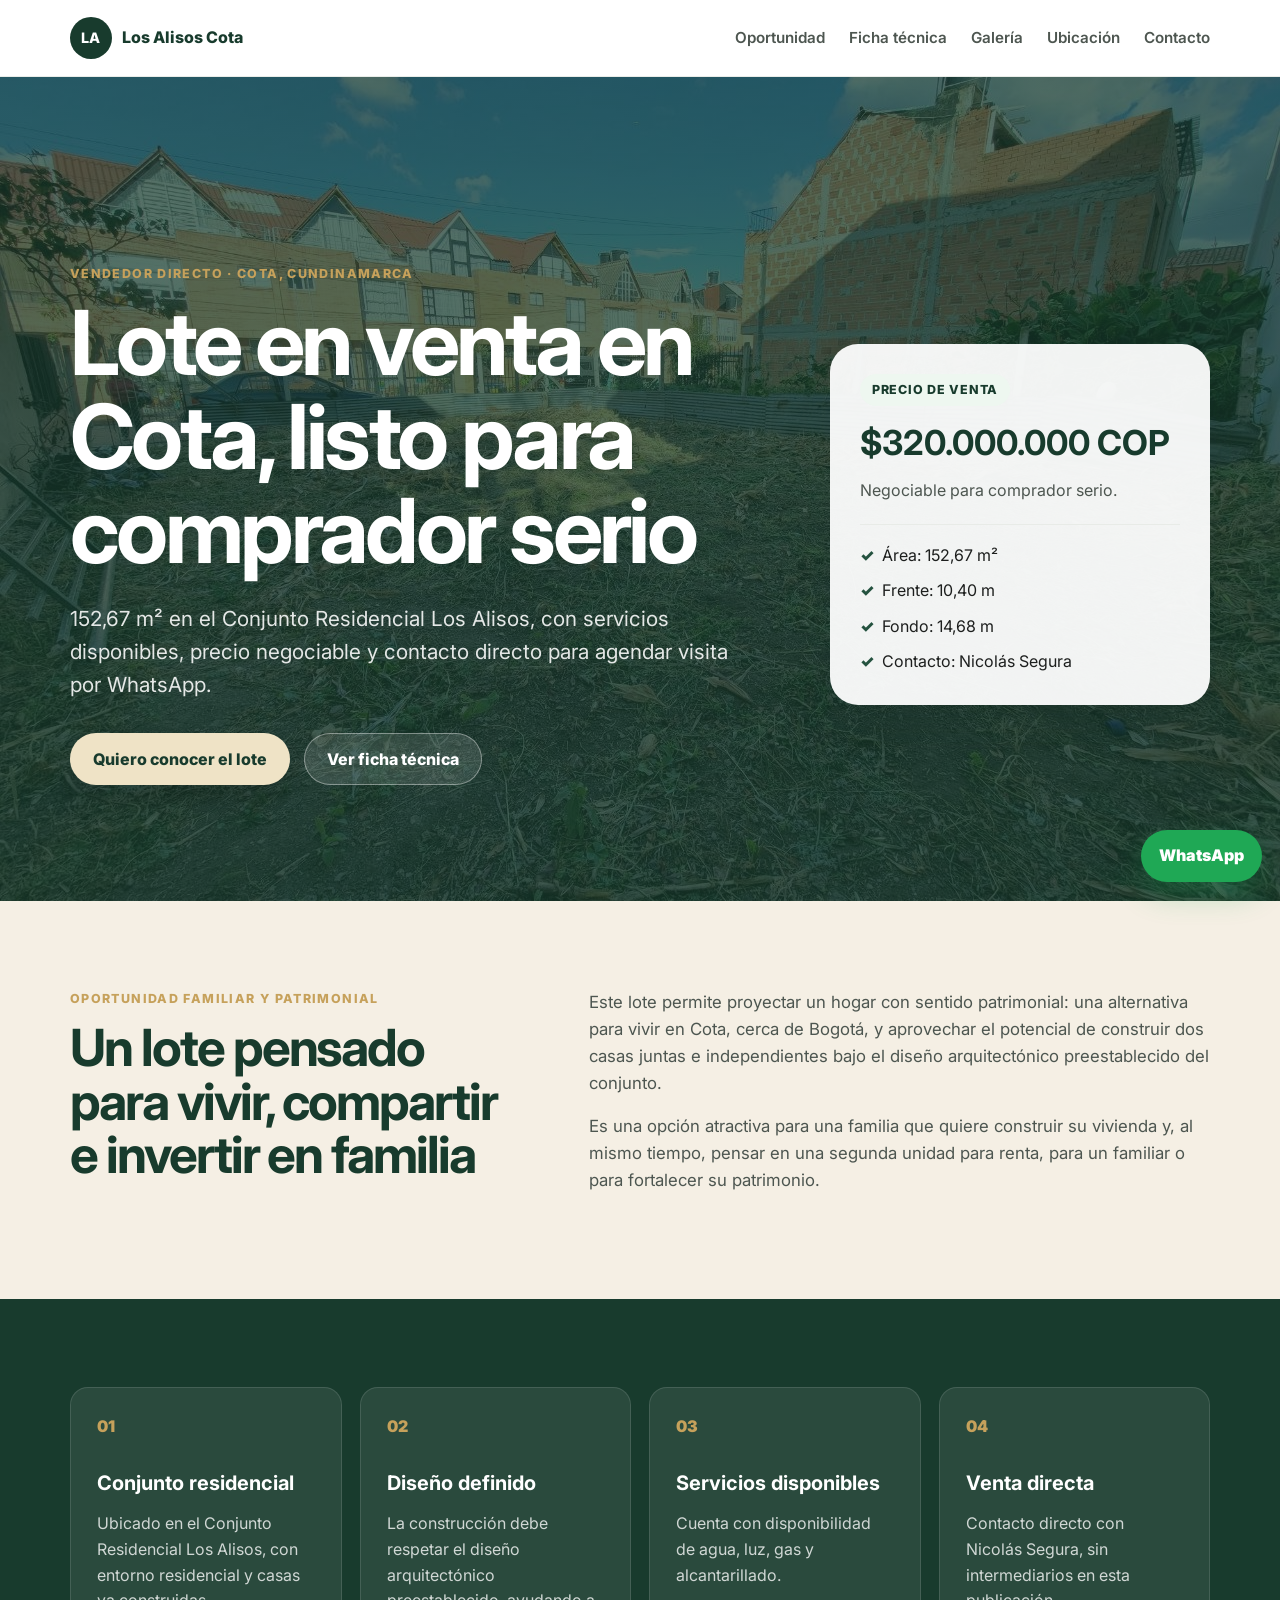
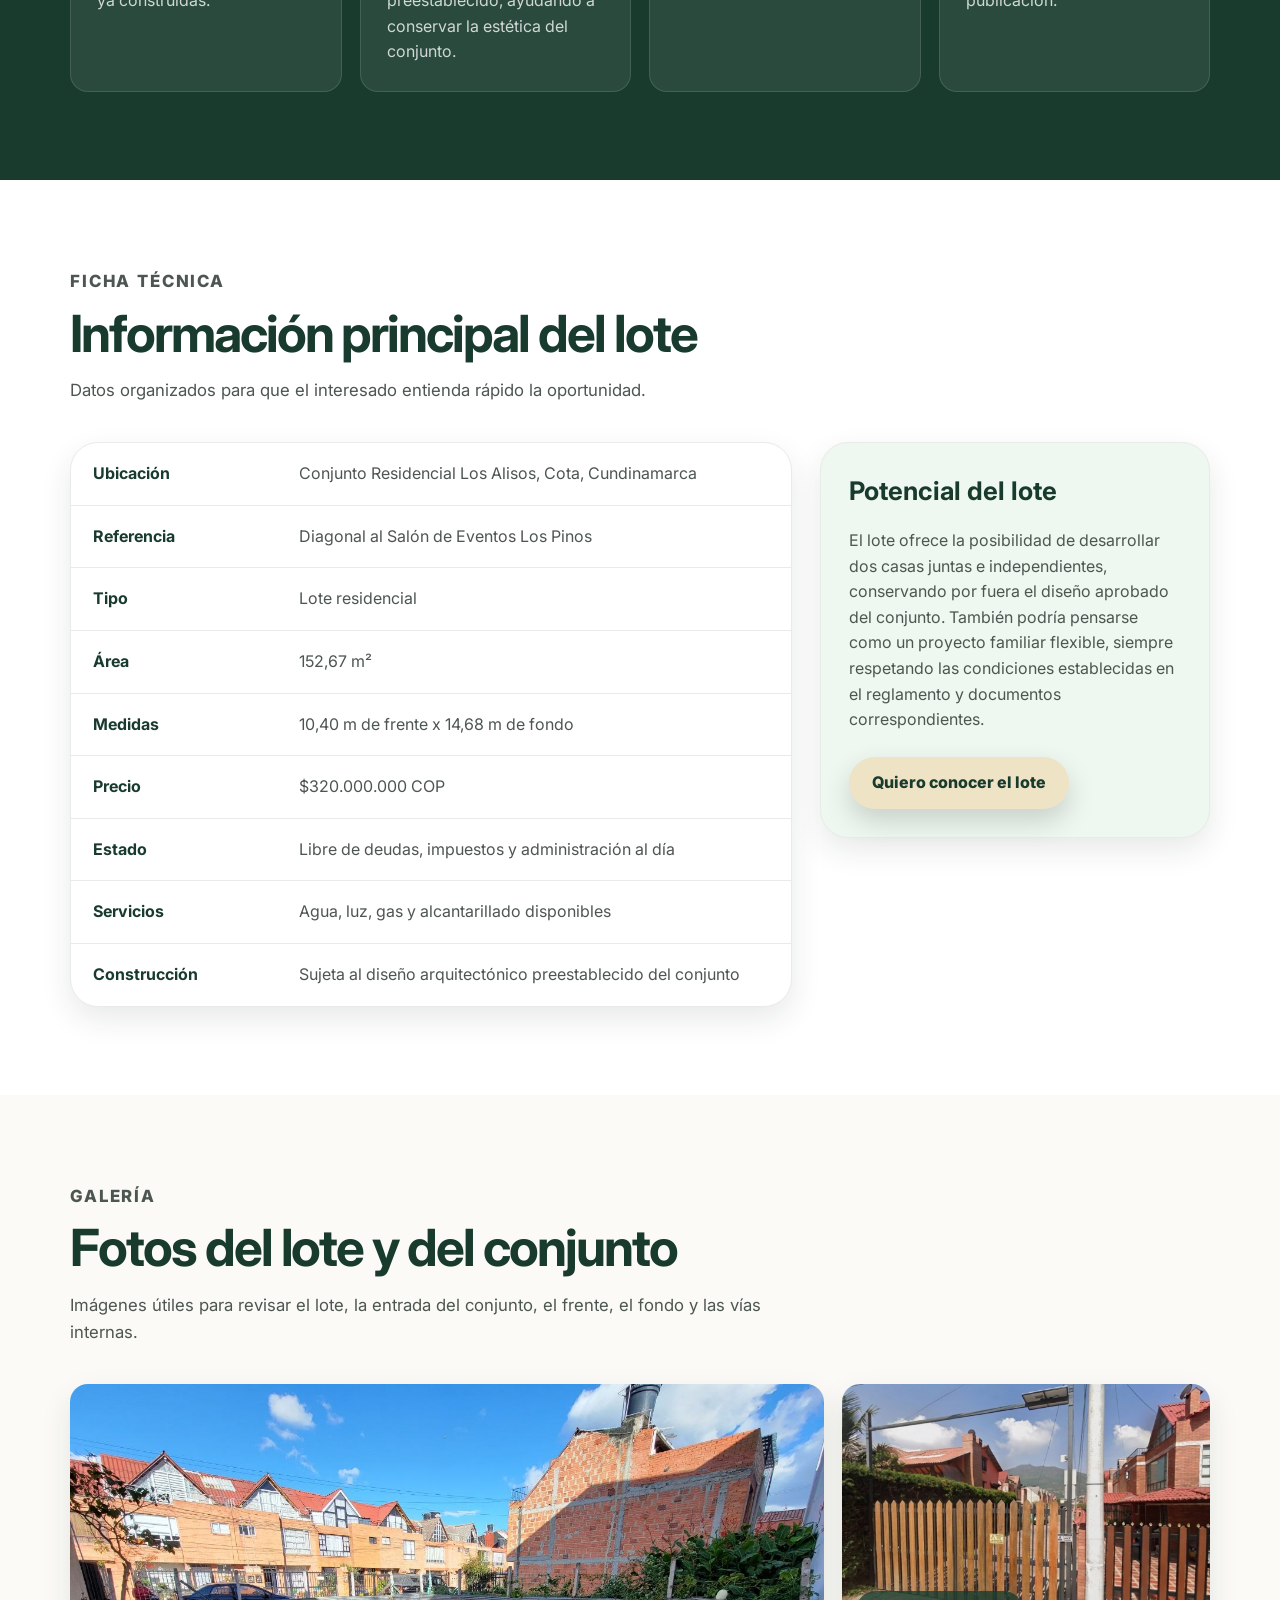
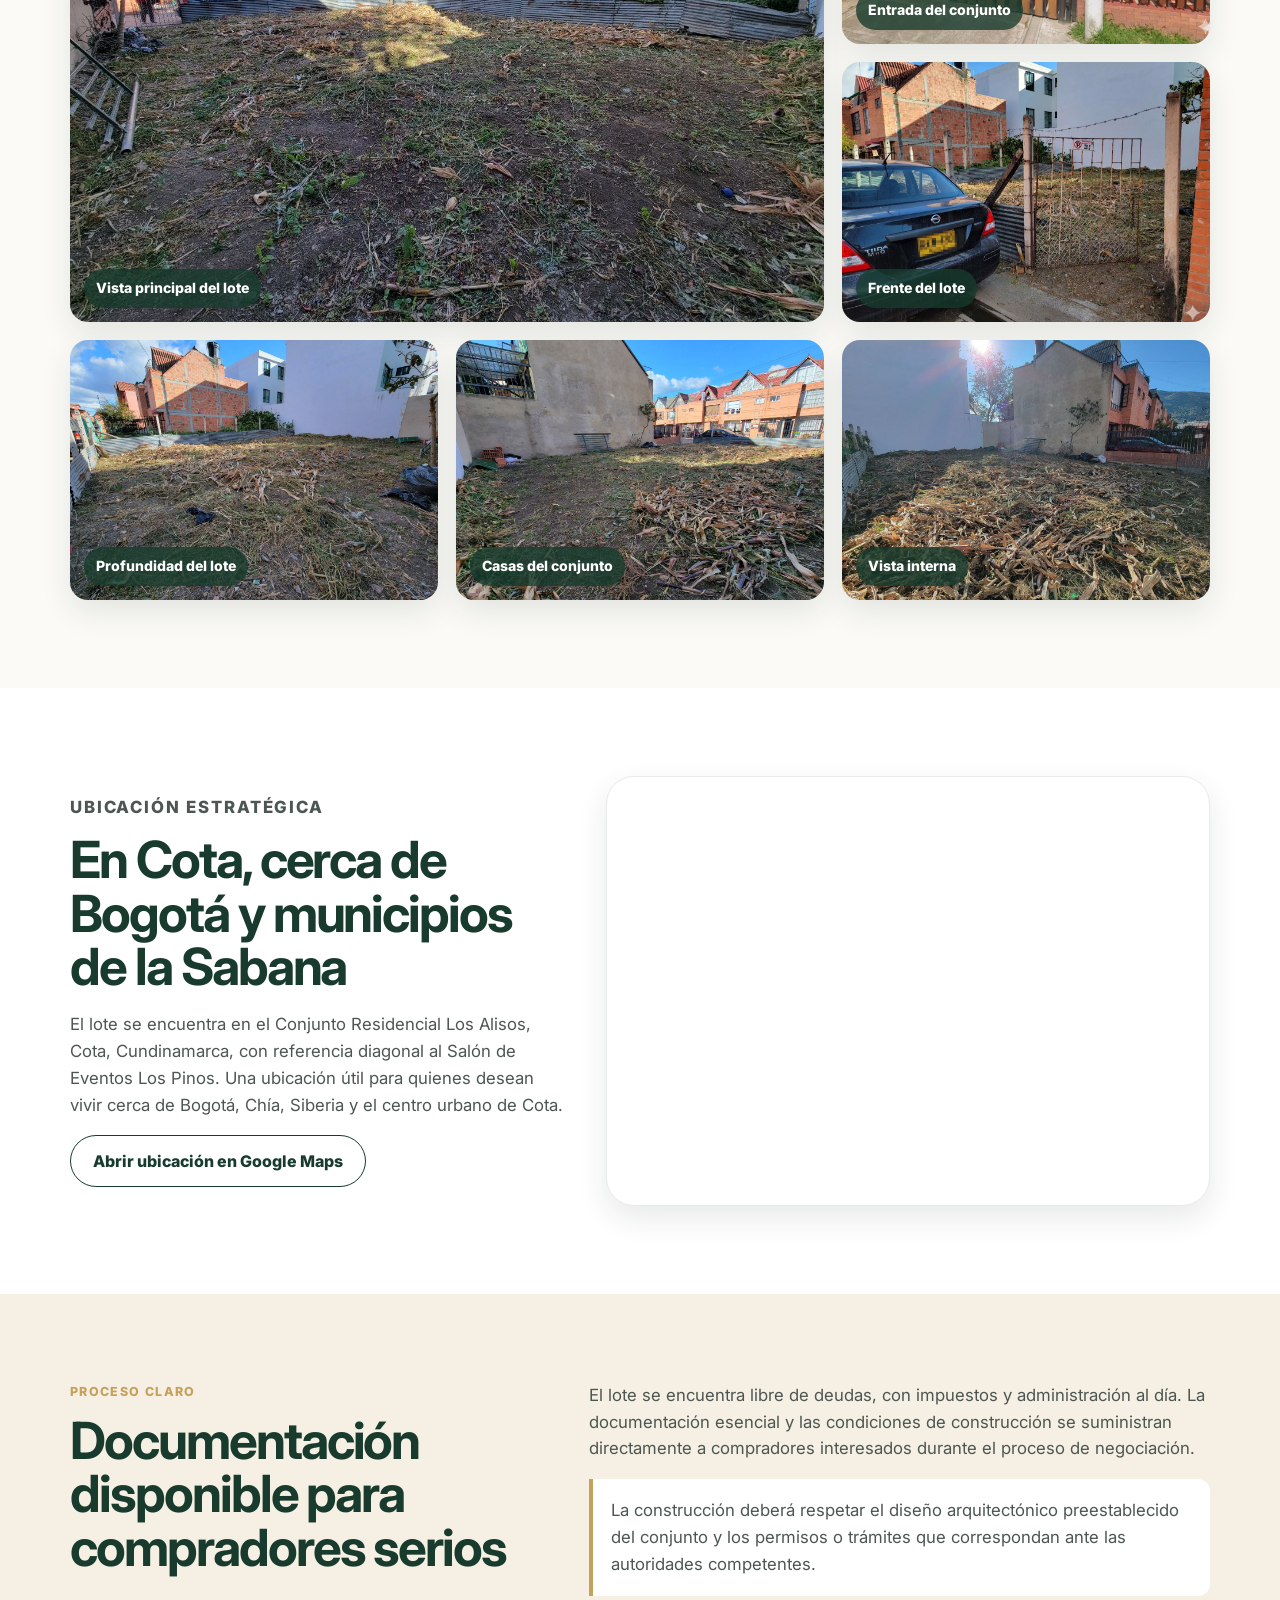
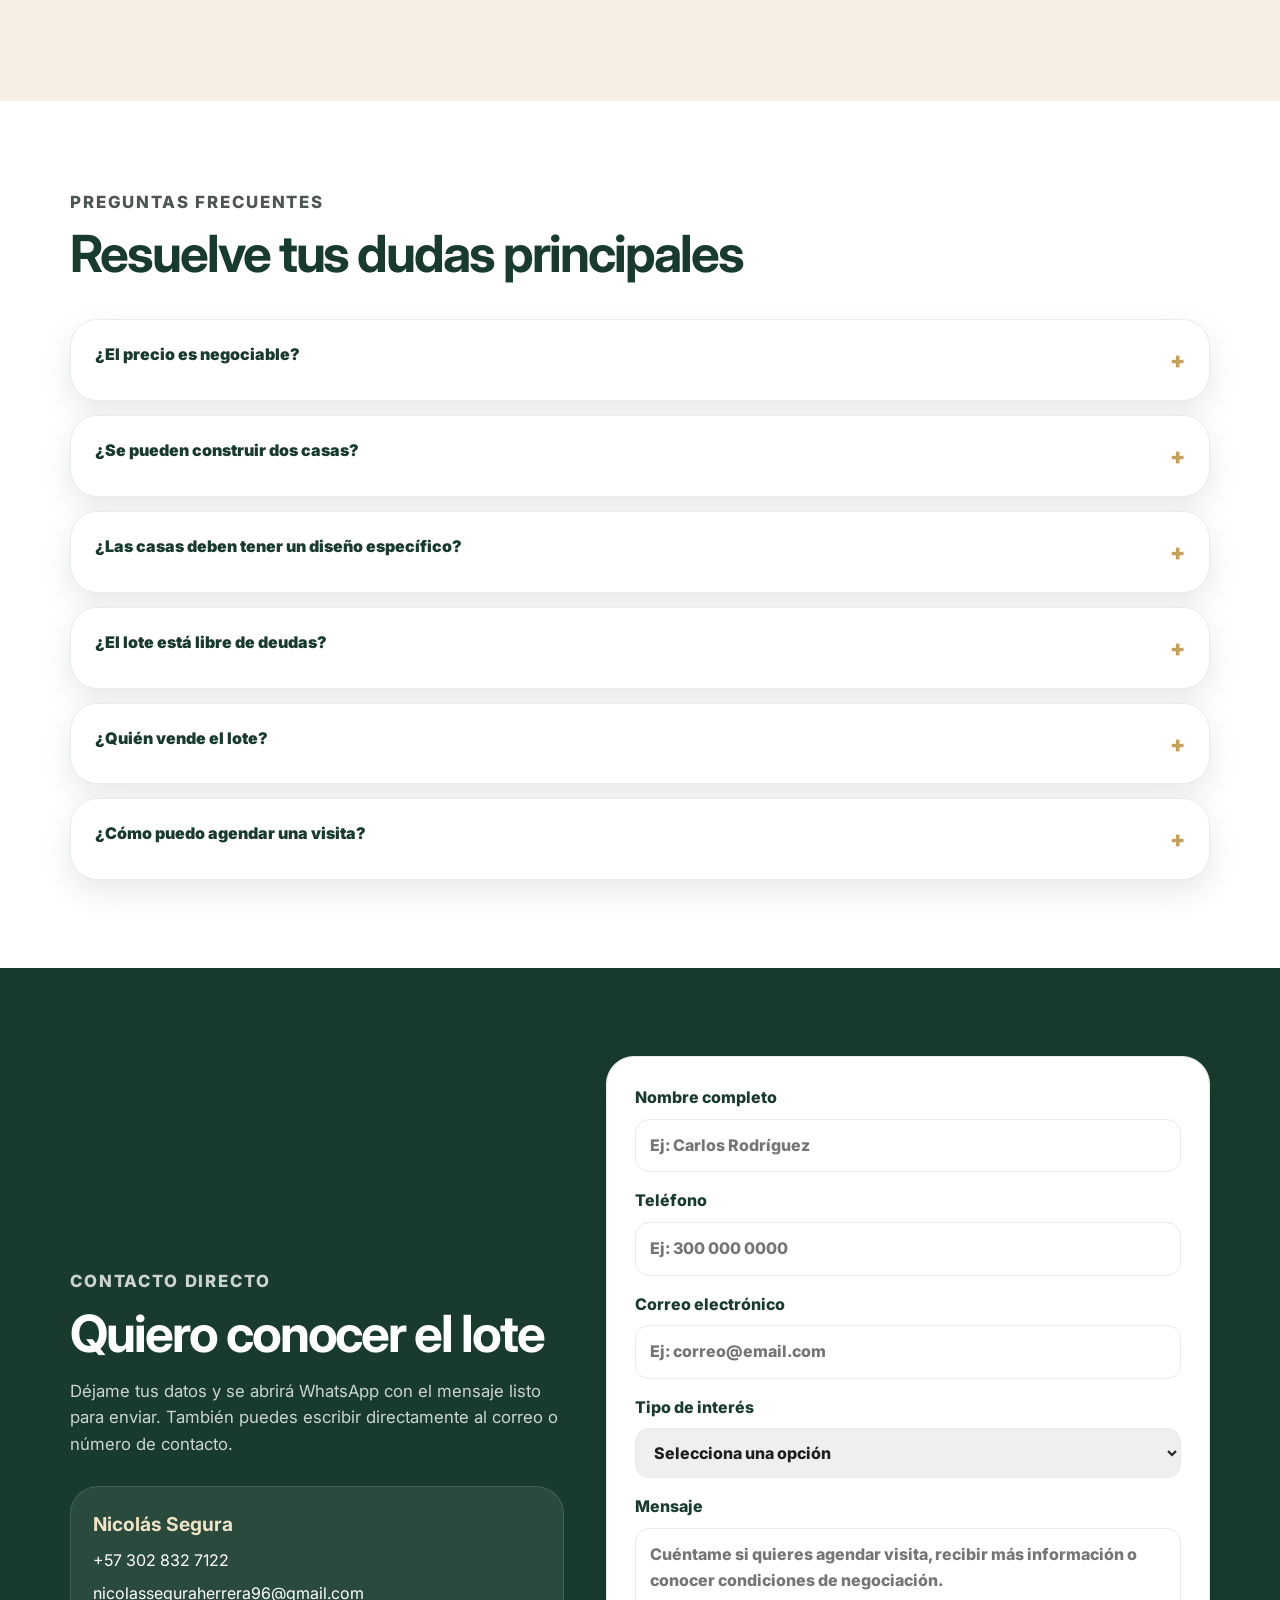
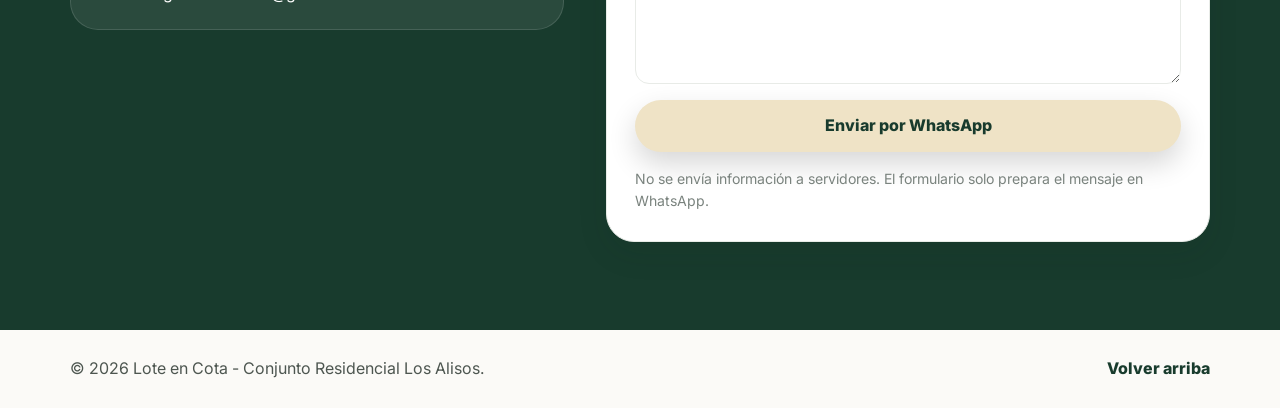
<file: lote-cota-los-alisos/index.html>
<!DOCTYPE html>
<html lang="es">

<head>
  <meta charset="UTF-8" />
  <meta name="viewport" content="width=device-width, initial-scale=1.0" />
  <meta name="robots" content="index, follow, max-image-preview:large" />
  <meta name="description"
    content="Lote en venta en Cota, Cundinamarca. 152,67 m² en Conjunto Residencial Los Alisos, servicios disponibles, venta directa, precio negociable y opción de visita por WhatsApp." />
  <meta name="keywords"
    content="lote en Cota, lote en venta Cota, lote Cundinamarca, lote residencial Cota, Conjunto Residencial Los Alisos, lote para construir casa, terreno en Cota" />
  <meta name="author" content="Nicolás Segura" />
  <link rel="canonical" href="https://lote-cota-los-alisos.vercel.app/" />

  <meta property="og:locale" content="es_CO" />
  <meta property="og:title" content="Lote en venta en Cota - Los Alisos | $320.000.000 COP" />
  <meta property="og:description"
    content="Lote residencial de 152,67 m² en Cota, Cundinamarca. Venta directa, servicios disponibles, precio negociable y ubicación en conjunto residencial." />
  <meta property="og:image" content="https://lote-cota-los-alisos.vercel.app/assets/img/hero-lote.jpg" />
  <meta property="og:image:alt" content="Lote residencial en venta en Cota, Cundinamarca" />
  <meta property="og:url" content="https://lote-cota-los-alisos.vercel.app/" />
  <meta property="og:type" content="website" />
  <meta property="og:site_name" content="Lote en Cota - Los Alisos" />
  <meta name="twitter:card" content="summary_large_image" />
  <meta name="twitter:title" content="Lote en venta en Cota - Los Alisos" />
  <meta name="twitter:description"
    content="152,67 m² en conjunto residencial, venta directa, servicios disponibles y precio negociable." />
  <meta name="twitter:image" content="https://lote-cota-los-alisos.vercel.app/assets/img/hero-lote.jpg" />

  <title>Lote en Cota | Conjunto Residencial Los Alisos</title>
  <link rel="preconnect" href="https://fonts.googleapis.com">
  <link rel="preconnect" href="https://fonts.gstatic.com" crossorigin>
  <link href="https://fonts.googleapis.com/css2?family=Inter:wght@400;500;600;700;800&display=swap" rel="stylesheet">
  <link rel="icon" type="image/png" href="assets/img/favicon.png">
  <link rel="stylesheet" href="css/styles.css" />
  <script type="application/ld+json">
    {
      "@context": "https://schema.org",
      "@type": "RealEstateListing",
      "name": "Lote en venta en Cota - Conjunto Residencial Los Alisos",
      "description": "Lote residencial de 152,67 m² en Cota, Cundinamarca, dentro del Conjunto Residencial Los Alisos. Venta directa, servicios disponibles y precio negociable.",
      "url": "https://lote-cota-los-alisos.vercel.app/",
      "mainEntityOfPage": "https://lote-cota-los-alisos.vercel.app/",
      "image": [
        "https://lote-cota-los-alisos.vercel.app/assets/img/hero-lote.jpg",
        "https://lote-cota-los-alisos.vercel.app/assets/img/entrada-conjunto.jpg",
        "https://lote-cota-los-alisos.vercel.app/assets/img/lote-frente.jpg"
      ],
      "datePosted": "2026-06-02",
      "about": {
        "@type": "Place",
        "name": "Lote residencial en Conjunto Residencial Los Alisos",
        "additionalType": "Lote residencial",
        "address": {
          "@type": "PostalAddress",
          "addressLocality": "Cota",
          "addressRegion": "Cundinamarca",
          "addressCountry": "CO",
          "streetAddress": "Conjunto Residencial Los Alisos"
        },
        "additionalProperty": [
          {
            "@type": "PropertyValue",
            "name": "Área",
            "value": "152,67 m²"
          },
          {
            "@type": "PropertyValue",
            "name": "Frente",
            "value": "10,40 m"
          },
          {
            "@type": "PropertyValue",
            "name": "Fondo",
            "value": "14,68 m"
          }
        ]
      },
      "offers": {
        "@type": "Offer",
        "price": 320000000,
        "priceCurrency": "COP",
        "availability": "https://schema.org/InStock",
        "url": "https://lote-cota-los-alisos.vercel.app/",
        "itemOffered": {
          "@type": "Place",
          "name": "Lote residencial en Cota"
        },
        "seller": {
          "@type": "Person",
          "name": "Nicolás Segura",
          "telephone": "+573028327122",
          "email": "nicolasseguraherrera96@gmail.com"
        }
      }
    }
  </script>
</head>

<body>
  <header class="site-header" id="top">
    <nav class="navbar container" aria-label="Navegación principal">
      <a class="navbar__brand" href="#top" aria-label="Inicio">
        <span class="navbar__brand-mark">LA</span>
        <span class="navbar__brand-text">Los Alisos Cota</span>
      </a>

      <button class="navbar__toggle" id="menuToggle" type="button" aria-label="Abrir menú" aria-expanded="false">
        <span></span>
        <span></span>
        <span></span>
      </button>

      <ul class="navbar__links" id="navLinks">
        <li><a href="#oportunidad">Oportunidad</a></li>
        <li><a href="#detalle">Ficha técnica</a></li>
        <li><a href="#galeria">Galería</a></li>
        <li><a href="#ubicacion">Ubicación</a></li>
        <li><a href="#contacto">Contacto</a></li>
      </ul>
    </nav>
  </header>

  <main>
    <section class="hero">
      <div class="hero__overlay"></div>
      <div class="container hero__content">
        <div class="hero__text">
          <p class="eyebrow">Vendedor directo · Cota, Cundinamarca</p>
          <h1>Lote en venta en Cota, listo para comprador serio</h1>
          <p class="hero__description">
            152,67 m² en el Conjunto Residencial Los Alisos, con servicios disponibles, precio negociable y contacto
            directo para agendar visita por WhatsApp.
          </p>
          <div class="hero__actions">
            <a class="btn btn--primary" id="heroWhatsapp" href="#contacto">Quiero conocer el lote</a>
            <a class="btn btn--secondary" href="#detalle">Ver ficha técnica</a>
          </div>
        </div>

        <aside class="hero__card" aria-label="Resumen del lote">
          <span class="hero__badge">Precio de venta</span>
          <strong>$320.000.000 COP</strong>
          <p>Negociable para comprador serio.</p>
          <ul>
            <li>Área: 152,67 m²</li>
            <li>Frente: 10,40 m</li>
            <li>Fondo: 14,68 m</li>
            <li>Contacto: Nicolás Segura</li>
          </ul>
        </aside>
      </div>
    </section>

    <section class="section section--intro" id="oportunidad">
      <div class="container split">
        <div>
          <p class="eyebrow">Oportunidad familiar y patrimonial</p>
          <h2>Un lote pensado para vivir, compartir e invertir en familia</h2>
        </div>
        <div class="section__copy">
          <p>
            Este lote permite proyectar un hogar con sentido patrimonial: una alternativa para vivir en Cota,
            cerca de Bogotá, y aprovechar el potencial de construir dos casas juntas e independientes bajo el diseño
            arquitectónico preestablecido del conjunto.
          </p>
          <p>
            Es una opción atractiva para una familia que quiere construir su vivienda y, al mismo tiempo, pensar en una
            segunda unidad para renta, para un familiar o para fortalecer su patrimonio.
          </p>
        </div>
      </div>
    </section>

    <section class="section section--cards">
      <div class="container cards-grid">
        <article class="info-card">
          <span>01</span>
          <h3>Conjunto residencial</h3>
          <p>Ubicado en el Conjunto Residencial Los Alisos, con entorno residencial y casas ya construidas.</p>
        </article>
        <article class="info-card">
          <span>02</span>
          <h3>Diseño definido</h3>
          <p>La construcción debe respetar el diseño arquitectónico preestablecido, ayudando a conservar la estética del
            conjunto.</p>
        </article>
        <article class="info-card">
          <span>03</span>
          <h3>Servicios disponibles</h3>
          <p>Cuenta con disponibilidad de agua, luz, gas y alcantarillado.</p>
        </article>
        <article class="info-card">
          <span>04</span>
          <h3>Venta directa</h3>
          <p>Contacto directo con Nicolás Segura, sin intermediarios en esta publicación.</p>
        </article>
      </div>
    </section>

    <section class="section" id="detalle">
      <div class="container">
        <div class="section-heading">
          <p class="eyebrow">Ficha técnica</p>
          <h2>Información principal del lote</h2>
          <p>Datos organizados para que el interesado entienda rápido la oportunidad.</p>
        </div>

        <div class="details-layout">
          <div class="details-table" role="table" aria-label="Ficha técnica del lote">
            <div role="row"><strong>Ubicación</strong><span>Conjunto Residencial Los Alisos, Cota, Cundinamarca</span>
            </div>
            <div role="row"><strong>Referencia</strong><span>Diagonal al Salón de Eventos Los Pinos</span></div>
            <div role="row"><strong>Tipo</strong><span>Lote residencial</span></div>
            <div role="row"><strong>Área</strong><span>152,67 m²</span></div>
            <div role="row"><strong>Medidas</strong><span>10,40 m de frente x 14,68 m de fondo</span></div>
            <div role="row"><strong>Precio</strong><span>$320.000.000 COP</span></div>
            <div role="row"><strong>Estado</strong><span>Libre de deudas, impuestos y administración al día</span></div>
            <div role="row"><strong>Servicios</strong><span>Agua, luz, gas y alcantarillado disponibles</span></div>
            <div role="row"><strong>Construcción</strong><span>Sujeta al diseño arquitectónico preestablecido del
                conjunto</span></div>
          </div>

          <div class="highlight-box">
            <h3>Potencial del lote</h3>
            <p>
              El lote ofrece la posibilidad de desarrollar dos casas juntas e independientes, conservando por fuera el
              diseño aprobado del conjunto. También podría pensarse como un proyecto familiar flexible, siempre
              respetando
              las condiciones establecidas en el reglamento y documentos correspondientes.
            </p>
            <a class="btn btn--primary" href="#contacto">Quiero conocer el lote</a>
          </div>
        </div>
      </div>
    </section>

    <section class="section section--gallery" id="galeria">
      <div class="container">
        <div class="section-heading">
          <p class="eyebrow">Galería</p>
          <h2>Fotos del lote y del conjunto</h2>
          <p>Imágenes útiles para revisar el lote, la entrada del conjunto, el frente, el fondo y las vías internas.</p>
        </div>

        <div class="gallery-grid">
          <figure class="gallery-card gallery-card--large">
            <img src="assets/img/hero-lote.jpg" alt="Vista principal del lote en Cota" />
            <figcaption>Vista principal del lote</figcaption>
          </figure>
          <figure class="gallery-card">
            <img src="assets/img/entrada-conjunto.jpg" alt="Entrada del Conjunto Residencial Los Alisos" />
            <figcaption>Entrada del conjunto</figcaption>
          </figure>
          <figure class="gallery-card">
            <img src="assets/img/lote-frente.jpg" alt="Frente del lote de 10,40 metros" />
            <figcaption>Frente del lote</figcaption>
          </figure>
          <figure class="gallery-card">
            <img src="assets/img/lote-fondo.jpg" alt="Profundidad del lote de 14,68 metros" />
            <figcaption>Profundidad del lote</figcaption>
          </figure>
          <figure class="gallery-card">
            <img src="assets/img/casas-conjunto.jpg" alt="Casas construidas en el conjunto residencial" />
            <figcaption>Casas del conjunto</figcaption>
          </figure>
          <figure class="gallery-card">
            <img src="assets/img/vias-internas.jpg" alt="Vías internas del conjunto residencial" />
            <figcaption>Vista interna</figcaption>
          </figure>
        </div>
      </div>
    </section>

    <section class="section section--location" id="ubicacion">
      <div class="container location-layout">
        <div>
          <p class="eyebrow">Ubicación estratégica</p>
          <h2>En Cota, cerca de Bogotá y municipios de la Sabana</h2>
          <p>
            El lote se encuentra en el Conjunto Residencial Los Alisos, Cota, Cundinamarca, con referencia diagonal al
            Salón de Eventos Los Pinos. Una ubicación útil para quienes desean vivir cerca de Bogotá, Chía, Siberia y el
            centro urbano de Cota.
          </p>
          <a class="btn btn--outline" href="https://maps.app.goo.gl/dNKNALhUnqhcpyNU6" target="_blank"
            rel="noopener noreferrer">
            Abrir ubicación en Google Maps
          </a>
        </div>
        <div class="map-card" aria-label="Mapa de ubicación">
          <iframe title="Mapa Conjunto Residencial Los Alisos Cota"
            src="https://www.google.com/maps?q=Conjunto%20Residencial%20Los%20Alisos%20Cota%20Cundinamarca%20Salon%20de%20Eventos%20Los%20Pinos&output=embed"
            loading="lazy" referrerpolicy="no-referrer-when-downgrade">
          </iframe>
        </div>
      </div>
    </section>

    <section class="section section--documents">
      <div class="container split">
        <div>
          <p class="eyebrow">Proceso claro</p>
          <h2>Documentación disponible para compradores serios</h2>
        </div>
        <div class="section__copy">
          <p>
            El lote se encuentra libre de deudas, con impuestos y administración al día. La documentación esencial y las
            condiciones de construcción se suministran directamente a compradores interesados durante el proceso de
            negociación.
          </p>
          <p class="note">
            La construcción deberá respetar el diseño arquitectónico preestablecido del conjunto y los permisos o
            trámites
            que correspondan ante las autoridades competentes.
          </p>
        </div>
      </div>
    </section>

    <section class="section" id="preguntas">
      <div class="container">
        <div class="section-heading">
          <p class="eyebrow">Preguntas frecuentes</p>
          <h2>Resuelve tus dudas principales</h2>
        </div>

        <div class="faq-list">
          <article class="faq-item">
            <button class="faq-question" type="button">¿El precio es negociable?</button>
            <div class="faq-answer">
              <p>Sí. El precio publicado es de $320.000.000 COP y es negociable para comprador serio.</p>
            </div>
          </article>
          <article class="faq-item">
            <button class="faq-question" type="button">¿Se pueden construir dos casas?</button>
            <div class="faq-answer">
              <p>Según la información disponible, el lote tiene potencial para desarrollar dos casas juntas e
                independientes, respetando el diseño preestablecido del conjunto.</p>
            </div>
          </article>
          <article class="faq-item">
            <button class="faq-question" type="button">¿Las casas deben tener un diseño específico?</button>
            <div class="faq-answer">
              <p>Sí. La construcción debe conservar por fuera el diseño arquitectónico aprobado para el conjunto
                residencial.</p>
            </div>
          </article>
          <article class="faq-item">
            <button class="faq-question" type="button">¿El lote está libre de deudas?</button>
            <div class="faq-answer">
              <p>Sí. El lote se encuentra libre de deudas, con impuestos y administración al día.</p>
            </div>
          </article>
          <article class="faq-item">
            <button class="faq-question" type="button">¿Quién vende el lote?</button>
            <div class="faq-answer">
              <p>La venta directa en esta publicación la atiende Nicolás Segura.</p>
            </div>
          </article>
          <article class="faq-item">
            <button class="faq-question" type="button">¿Cómo puedo agendar una visita?</button>
            <div class="faq-answer">
              <p>Puedes enviar tus datos por el formulario o escribir directamente al WhatsApp +57 302 832 7122.</p>
            </div>
          </article>
        </div>
      </div>
    </section>

    <section class="section section--contact" id="contacto">
      <div class="container contact-layout">
        <div>
          <p class="eyebrow">Contacto directo</p>
          <h2>Quiero conocer el lote</h2>
          <p>
            Déjame tus datos y se abrirá WhatsApp con el mensaje listo para enviar. También puedes escribir directamente
            al correo o número de contacto.
          </p>

          <div class="contact-card">
            <strong>Nicolás Segura</strong>
            <a href="tel:+573028327122">+57 302 832 7122</a>
            <a href="mailto:nicolasseguraherrera96@gmail.com">nicolasseguraherrera96@gmail.com</a>
          </div>
        </div>

        <form class="contact-form" id="contactForm">
          <label>
            Nombre completo
            <input type="text" name="nombre" placeholder="Ej: Carlos Rodríguez" required />
          </label>
          <label>
            Teléfono
            <input type="tel" name="telefono" placeholder="Ej: 300 000 0000" required />
          </label>
          <label>
            Correo electrónico
            <input type="email" name="correo" placeholder="Ej: correo@email.com" />
          </label>
          <label>
            Tipo de interés
            <select name="interes" required>
              <option value="">Selecciona una opción</option>
              <option value="Construir mi hogar familiar">Construir mi hogar familiar</option>
              <option value="Vivir y arrendar una segunda casa">Vivir y arrendar una segunda casa</option>
              <option value="Invertir en valorización">Invertir en valorización</option>
              <option value="Desarrollar el proyecto como constructor">Desarrollar el proyecto como constructor</option>
            </select>
          </label>
          <label>
            Mensaje
            <textarea name="mensaje" rows="5"
              placeholder="Cuéntame si quieres agendar visita, recibir más información o conocer condiciones de negociación."></textarea>
          </label>
          <button class="btn btn--primary" type="submit">Enviar por WhatsApp</button>
          <p class="form-note">No se envía información a servidores. El formulario solo prepara el mensaje en WhatsApp.
          </p>
        </form>
      </div>
    </section>
  </main>

  <footer class="site-footer">
    <div class="container footer-layout">
      <p>© <span id="year"></span> Lote en Cota - Conjunto Residencial Los Alisos.</p>
      <a href="#top" id="backToTop">Volver arriba</a>
    </div>
  </footer>

  <a class="whatsapp-float" id="whatsappFloat" href="#" target="_blank" rel="noopener noreferrer"
    aria-label="Hablar por WhatsApp">
    WhatsApp
  </a>

  <script src="js/main.js"></script>
</body>

</html>
</file>
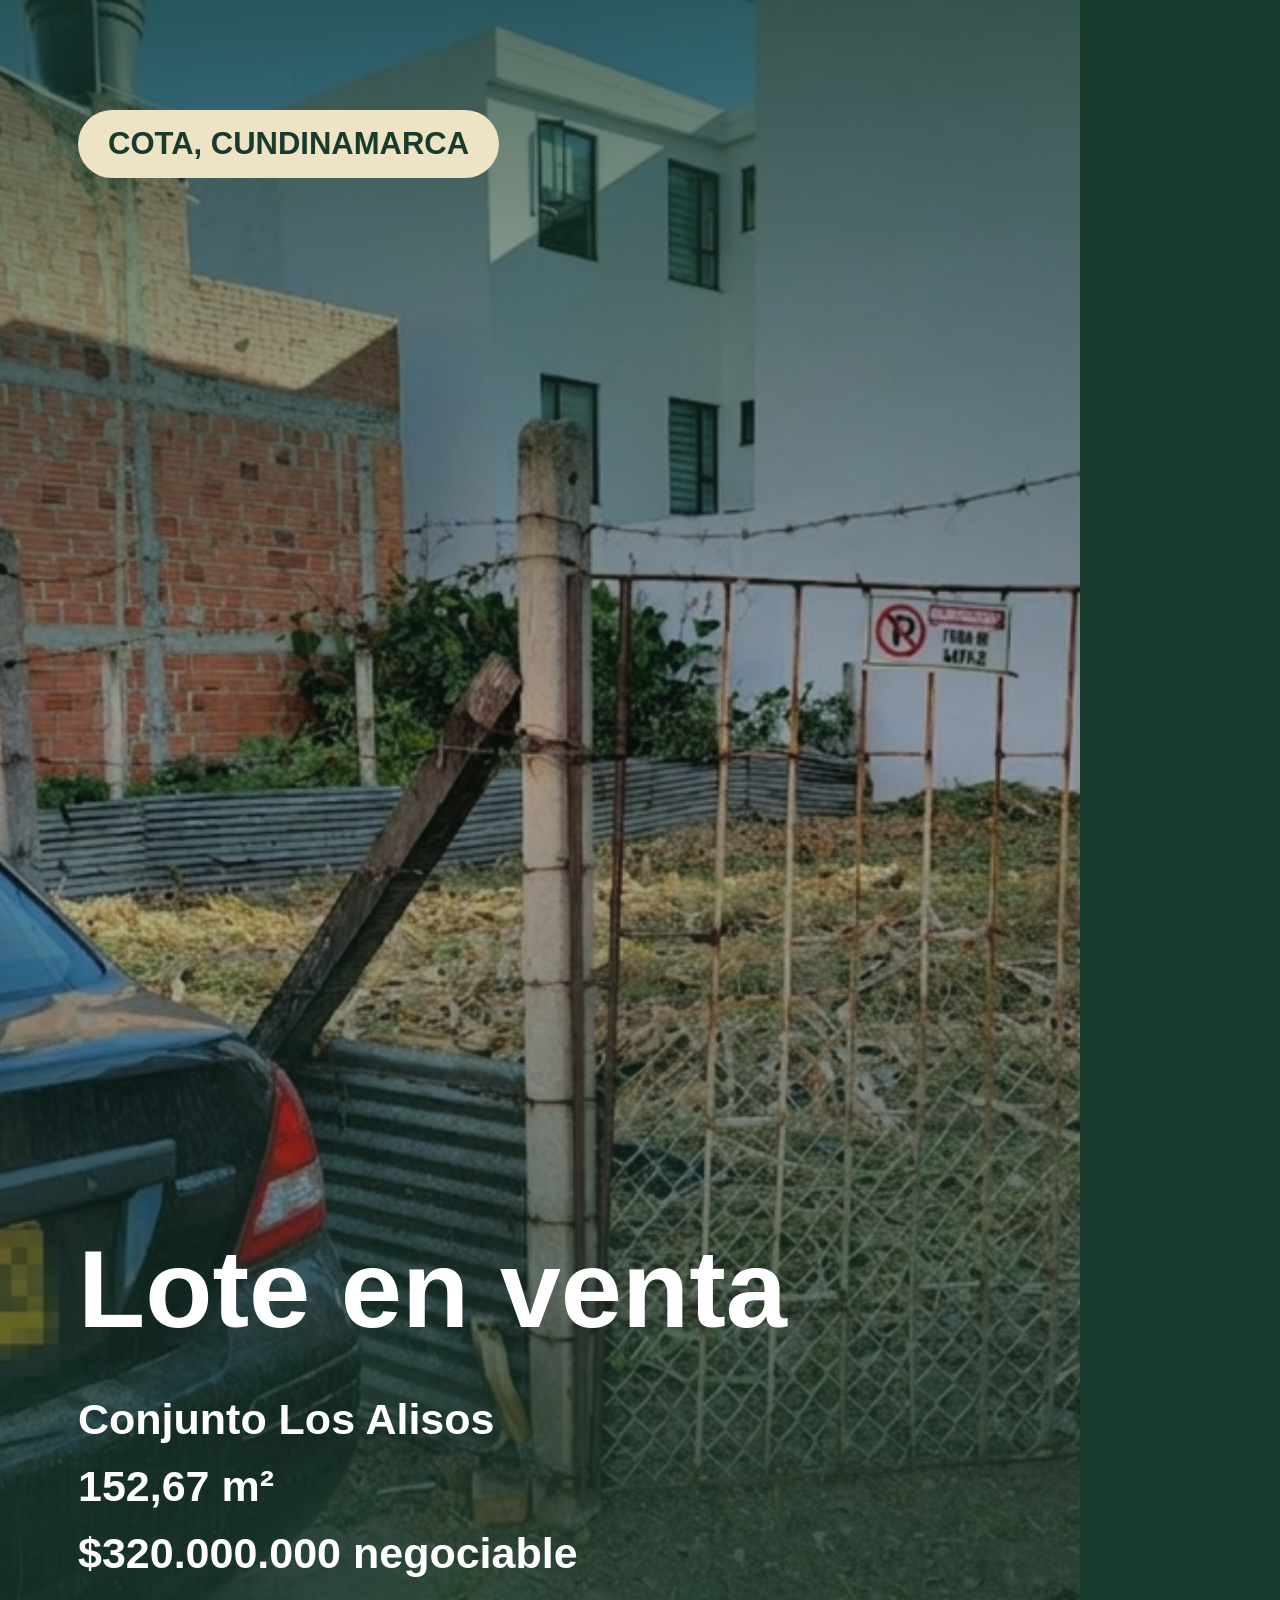
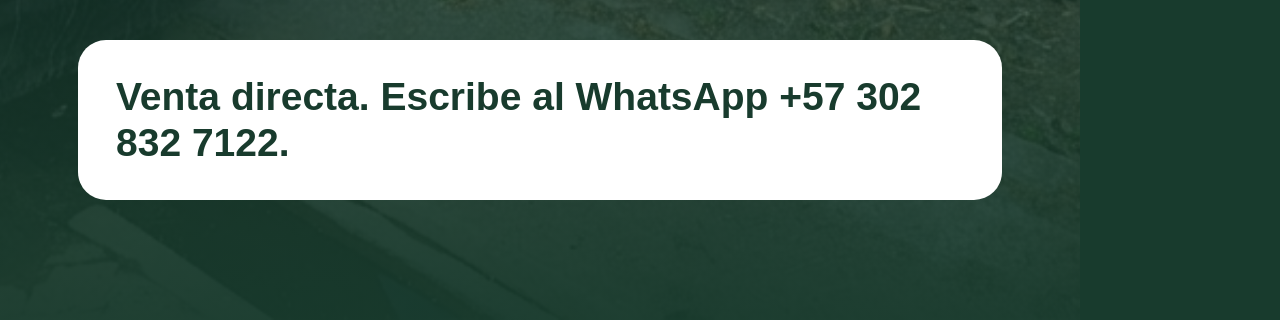
<file: lote-cota-los-alisos/difusion/historia-vertical.html>
<!DOCTYPE html>
<html lang="es">

<head>
  <meta charset="UTF-8" />
  <meta name="viewport" content="width=1080, initial-scale=1.0" />
  <title>Historia vertical - Lote en Cota</title>
  <style>
    * {
      box-sizing: border-box;
    }

    body {
      width: 1080px;
      height: 1920px;
      margin: 0;
      overflow: hidden;
      font-family: Inter, Arial, sans-serif;
      color: #ffffff;
      background: #183b2d;
    }

    .story {
      position: relative;
      width: 1080px;
      height: 1920px;
      display: grid;
      align-content: space-between;
      padding: 110px 78px 120px;
      background:
        linear-gradient(180deg, rgba(24, 59, 45, 0.74) 0%, rgba(24, 59, 45, 0.18) 38%, rgba(24, 59, 45, 0.94) 100%),
        url("../assets/img/lote-frente.jpg") center/cover no-repeat;
    }

    .tag {
      width: fit-content;
      min-height: 68px;
      display: inline-flex;
      align-items: center;
      padding: 0 30px;
      border-radius: 999px;
      color: #183b2d;
      background: #efe3c6;
      font-size: 31px;
      font-weight: 900;
      letter-spacing: 0;
      text-transform: uppercase;
    }

    h1 {
      margin: 0;
      font-size: 110px;
      line-height: 0.98;
      letter-spacing: 0;
    }

    .details {
      display: grid;
      gap: 18px;
      margin-top: 52px;
      font-size: 43px;
      font-weight: 900;
    }

    .details span {
      display: block;
    }

    .cta {
      margin-top: 62px;
      padding: 34px 38px;
      border-radius: 28px;
      color: #183b2d;
      background: #ffffff;
      font-size: 39px;
      font-weight: 900;
      line-height: 1.18;
    }
  </style>
</head>

<body>
  <main class="story">
    <div class="tag">Cota, Cundinamarca</div>
    <section>
      <h1>Lote en venta</h1>
      <div class="details">
        <span>Conjunto Los Alisos</span>
        <span>152,67 m²</span>
        <span>$320.000.000 negociable</span>
      </div>
      <div class="cta">Venta directa. Escribe al WhatsApp +57 302 832 7122.</div>
    </section>
  </main>
</body>

</html>
</file>
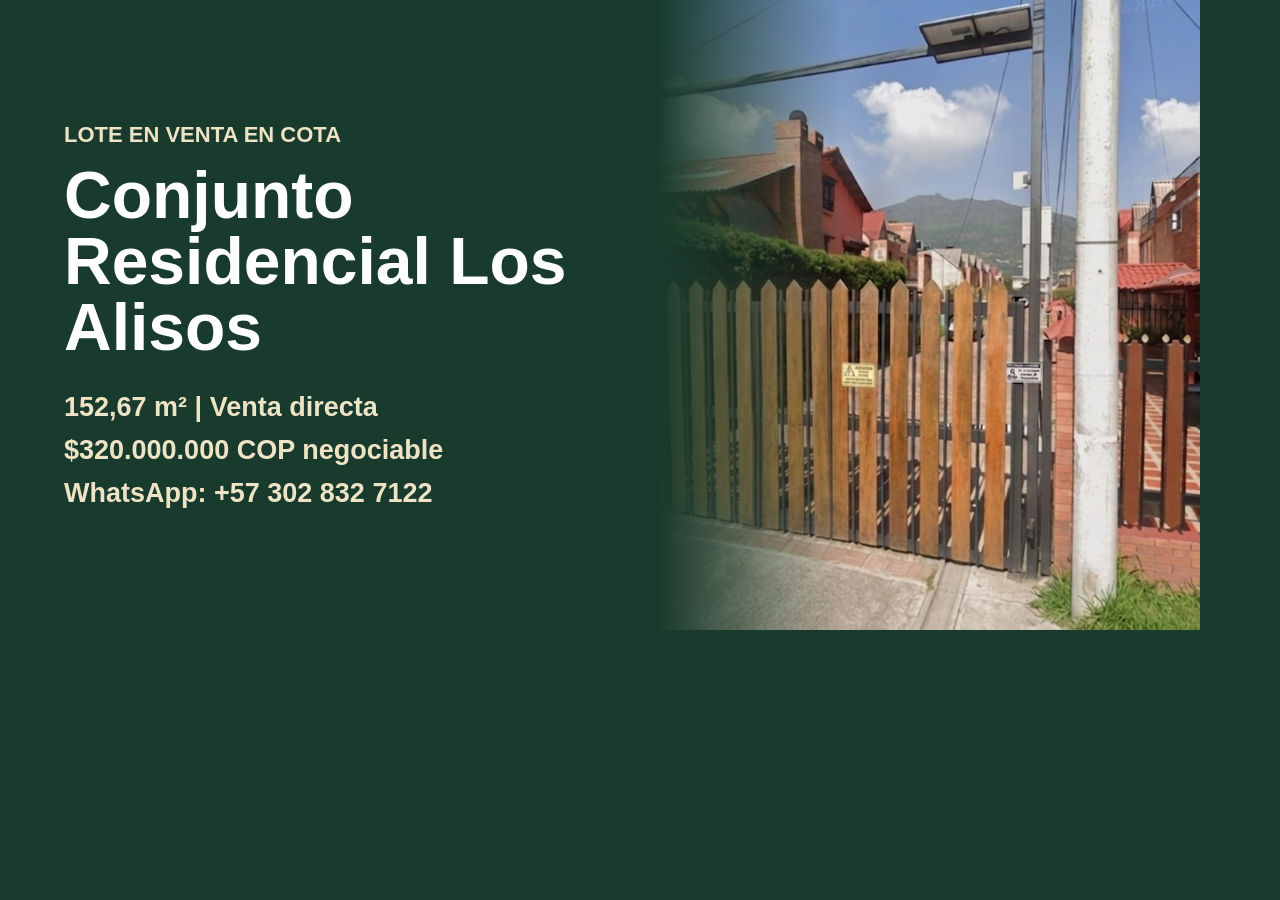
<file: lote-cota-los-alisos/difusion/portada-horizontal.html>
<!DOCTYPE html>
<html lang="es">

<head>
  <meta charset="UTF-8" />
  <meta name="viewport" content="width=1200, initial-scale=1.0" />
  <title>Portada horizontal - Lote en Cota</title>
  <style>
    * {
      box-sizing: border-box;
    }

    body {
      width: 1200px;
      height: 630px;
      margin: 0;
      overflow: hidden;
      font-family: Inter, Arial, sans-serif;
      color: #ffffff;
      background: #183b2d;
    }

    .cover {
      width: 1200px;
      height: 630px;
      display: grid;
      grid-template-columns: 1fr 0.82fr;
      background: #183b2d;
    }

    .copy {
      display: grid;
      align-content: center;
      padding: 64px;
    }

    .eyebrow {
      margin: 0 0 14px;
      color: #efe3c6;
      font-size: 22px;
      font-weight: 900;
      letter-spacing: 0;
      text-transform: uppercase;
    }

    h1 {
      margin: 0;
      font-size: 66px;
      line-height: 1;
      letter-spacing: 0;
    }

    .facts {
      display: grid;
      gap: 12px;
      margin-top: 32px;
      font-size: 27px;
      font-weight: 800;
      color: #efe3c6;
    }

    .photo {
      background:
        linear-gradient(90deg, #183b2d 0%, rgba(24, 59, 45, 0) 34%),
        url("../assets/img/entrada-conjunto.jpg") center/cover no-repeat;
    }
  </style>
</head>

<body>
  <main class="cover">
    <section class="copy">
      <p class="eyebrow">Lote en venta en Cota</p>
      <h1>Conjunto Residencial Los Alisos</h1>
      <div class="facts">
        <span>152,67 m² | Venta directa</span>
        <span>$320.000.000 COP negociable</span>
        <span>WhatsApp: +57 302 832 7122</span>
      </div>
    </section>
    <div class="photo" aria-label="Entrada del conjunto"></div>
  </main>
</body>

</html>
</file>
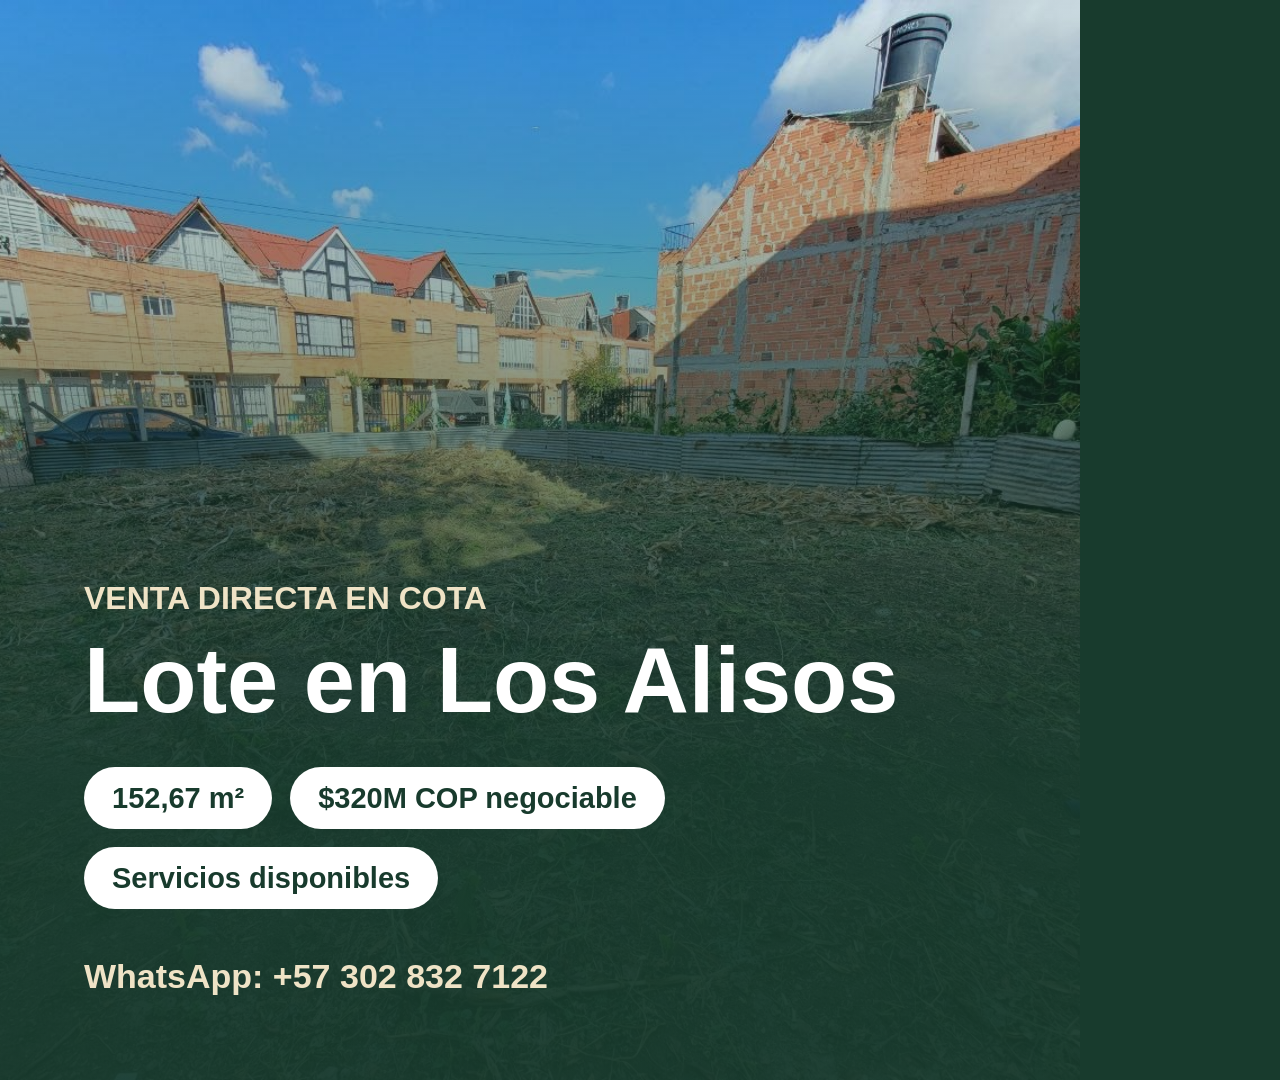
<file: lote-cota-los-alisos/difusion/post-cuadrado.html>
<!DOCTYPE html>
<html lang="es">

<head>
  <meta charset="UTF-8" />
  <meta name="viewport" content="width=1080, initial-scale=1.0" />
  <title>Post cuadrado - Lote en Cota</title>
  <style>
    * {
      box-sizing: border-box;
    }

    body {
      width: 1080px;
      height: 1080px;
      margin: 0;
      overflow: hidden;
      font-family: Inter, Arial, sans-serif;
      color: #ffffff;
      background: #183b2d;
    }

    .post {
      position: relative;
      width: 1080px;
      height: 1080px;
      display: grid;
      align-content: end;
      padding: 84px;
      background:
        linear-gradient(180deg, rgba(24, 59, 45, 0.08) 0%, rgba(24, 59, 45, 0.92) 72%),
        url("../assets/img/hero-lote.jpg") center/cover no-repeat;
    }

    .eyebrow {
      margin: 0 0 18px;
      color: #efe3c6;
      font-size: 32px;
      font-weight: 900;
      letter-spacing: 0;
      text-transform: uppercase;
    }

    h1 {
      max-width: 900px;
      margin: 0;
      font-size: 92px;
      line-height: 0.98;
      letter-spacing: 0;
    }

    .facts {
      display: flex;
      flex-wrap: wrap;
      gap: 18px;
      margin-top: 42px;
    }

    .facts span {
      min-height: 62px;
      display: inline-flex;
      align-items: center;
      padding: 0 28px;
      border-radius: 999px;
      color: #183b2d;
      background: #ffffff;
      font-size: 29px;
      font-weight: 900;
    }

    .contact {
      margin-top: 48px;
      font-size: 34px;
      font-weight: 800;
      color: #efe3c6;
    }
  </style>
</head>

<body>
  <main class="post">
    <p class="eyebrow">Venta directa en Cota</p>
    <h1>Lote en Los Alisos</h1>
    <div class="facts">
      <span>152,67 m²</span>
      <span>$320M COP negociable</span>
      <span>Servicios disponibles</span>
    </div>
    <div class="contact">WhatsApp: +57 302 832 7122</div>
  </main>
</body>

</html>
</file>
<file: lote-cota-los-alisos/css/styles.css>
:root {
  --color-green-900: #183b2d;
  --color-green-800: #24523f;
  --color-green-100: #eef7f0;
  --color-gold: #c6a15b;
  --color-gold-soft: #efe3c6;
  --color-beige: #f5efe4;
  --color-white: #ffffff;
  --color-gray-900: #1d1f1e;
  --color-gray-700: #4d5650;
  --color-gray-500: #7a837e;
  --color-gray-200: #e8ebe7;
  --shadow-soft: 0 18px 45px rgba(20, 39, 31, 0.16);
  --shadow-card: 0 12px 30px rgba(20, 39, 31, 0.1);
  --radius-lg: 28px;
  --radius-md: 18px;
  --radius-sm: 12px;
  --container: 1140px;
  --transition: 180ms ease;
}

* {
  box-sizing: border-box;
}

html {
  scroll-behavior: smooth;
}

body {
  margin: 0;
  font-family: "Inter", system-ui, -apple-system, BlinkMacSystemFont, "Segoe UI", sans-serif;
  color: var(--color-gray-900);
  background: var(--color-white);
  line-height: 1.6;
}

img {
  display: block;
  width: 100%;
  height: 100%;
  object-fit: cover;
}

a {
  color: inherit;
  text-decoration: none;
}

button,
input,
select,
textarea {
  font: inherit;
}

.container {
  width: min(100% - 32px, var(--container));
  margin-inline: auto;
}

.site-header {
  position: sticky;
  top: 0;
  z-index: 50;
  background: rgba(255, 255, 255, 0.92);
  backdrop-filter: blur(16px);
  border-bottom: 1px solid rgba(232, 235, 231, 0.9);
}

.navbar {
  min-height: 76px;
  display: flex;
  align-items: center;
  justify-content: space-between;
  gap: 24px;
}

.navbar__brand {
  display: inline-flex;
  align-items: center;
  gap: 10px;
  font-weight: 800;
  color: var(--color-green-900);
}

.navbar__brand-mark {
  width: 42px;
  height: 42px;
  border-radius: 50%;
  display: grid;
  place-items: center;
  background: var(--color-green-900);
  color: var(--color-white);
  font-size: 0.9rem;
  letter-spacing: 0.05em;
}

.navbar__links {
  list-style: none;
  display: flex;
  align-items: center;
  gap: 24px;
  padding: 0;
  margin: 0;
  color: var(--color-gray-700);
  font-weight: 600;
  font-size: 0.95rem;
}

.navbar__links a {
  transition: color var(--transition);
}

.navbar__links a:hover {
  color: var(--color-green-800);
}

.navbar__toggle {
  display: none;
  width: 44px;
  height: 44px;
  border: 1px solid var(--color-gray-200);
  border-radius: 12px;
  background: var(--color-white);
  cursor: pointer;
}

.navbar__toggle span {
  display: block;
  width: 20px;
  height: 2px;
  margin: 5px auto;
  background: var(--color-green-900);
}

.hero {
  position: relative;
  min-height: calc(100vh - 76px);
  display: grid;
  align-items: center;
  overflow: hidden;
  background:
    linear-gradient(rgba(24, 59, 45, 0.72), rgba(24, 59, 45, 0.76)),
    url("../assets/img/hero-lote.jpg") center/cover no-repeat;
}

.hero__content {
  position: relative;
  z-index: 2;
  display: grid;
  grid-template-columns: minmax(0, 1fr) 380px;
  gap: 48px;
  align-items: center;
  padding-block: 80px;
}

.hero__text {
  color: var(--color-white);
}

.eyebrow {
  margin: 0 0 12px;
  color: var(--color-gold);
  font-weight: 800;
  letter-spacing: 0.11em;
  text-transform: uppercase;
  font-size: 0.78rem;
}

.hero h1,
.section h2 {
  margin: 0;
  line-height: 1.05;
  letter-spacing: -0.04em;
}

.hero h1 {
  max-width: 780px;
  font-size: clamp(2.7rem, 7vw, 5.8rem);
}

.hero__description {
  max-width: 660px;
  margin: 24px 0 0;
  font-size: clamp(1.05rem, 2vw, 1.3rem);
  color: rgba(255, 255, 255, 0.88);
}

.hero__actions,
.footer-layout,
.hero__card ul {
  display: flex;
  align-items: center;
}

.hero__actions {
  flex-wrap: wrap;
  gap: 14px;
  margin-top: 32px;
}

.btn {
  display: inline-flex;
  align-items: center;
  justify-content: center;
  min-height: 52px;
  padding: 0 22px;
  border-radius: 999px;
  font-weight: 800;
  border: 1px solid transparent;
  cursor: pointer;
  transition: transform var(--transition), box-shadow var(--transition), background var(--transition), color var(--transition), border-color var(--transition);
}

.btn:hover {
  transform: translateY(-2px);
}

.btn--primary {
  color: var(--color-green-900);
  background: var(--color-gold-soft);
  box-shadow: 0 12px 28px rgba(0, 0, 0, 0.16);
}

.btn--primary:hover {
  background: var(--color-gold);
  color: var(--color-white);
}

.btn--secondary {
  color: var(--color-white);
  border-color: rgba(255, 255, 255, 0.38);
  background: rgba(255, 255, 255, 0.12);
}

.btn--secondary:hover {
  background: rgba(255, 255, 255, 0.22);
}

.btn--outline {
  color: var(--color-green-900);
  border-color: var(--color-green-900);
  background: var(--color-white);
}

.btn--outline:hover {
  color: var(--color-white);
  background: var(--color-green-900);
}

.hero__card {
  padding: 30px;
  border-radius: var(--radius-lg);
  background: rgba(255, 255, 255, 0.94);
  box-shadow: var(--shadow-soft);
}

.hero__badge {
  display: inline-flex;
  padding: 6px 12px;
  border-radius: 999px;
  color: var(--color-green-900);
  background: var(--color-green-100);
  font-weight: 800;
  font-size: 0.78rem;
  text-transform: uppercase;
  letter-spacing: 0.06em;
}

.hero__card strong {
  display: block;
  margin-top: 18px;
  font-size: 2.15rem;
  line-height: 1.1;
  color: var(--color-green-900);
}

.hero__card p {
  color: var(--color-gray-700);
}

.hero__card ul {
  align-items: flex-start;
  flex-direction: column;
  gap: 10px;
  padding: 18px 0 0;
  margin: 20px 0 0;
  border-top: 1px solid var(--color-gray-200);
  list-style: none;
}

.hero__card li::before {
  content: "✓";
  margin-right: 8px;
  color: var(--color-green-800);
  font-weight: 900;
}

.section {
  padding: 88px 0;
}

.section--intro,
.section--documents {
  background: var(--color-beige);
}

.split {
  display: grid;
  grid-template-columns: 0.85fr 1.15fr;
  gap: 60px;
  align-items: start;
}

.section h2 {
  font-size: clamp(2rem, 4vw, 3.7rem);
  color: var(--color-green-900);
}

.section__copy p,
.section-heading p,
.location-layout p,
.contact-layout p {
  font-size: 1.05rem;
  color: var(--color-gray-700);
}

.section__copy p:first-child {
  margin-top: 0;
}

.note {
  padding: 18px;
  border-left: 4px solid var(--color-gold);
  background: var(--color-white);
  border-radius: 0 var(--radius-sm) var(--radius-sm) 0;
}

.section--cards {
  background: var(--color-green-900);
  color: var(--color-white);
}

.cards-grid {
  display: grid;
  grid-template-columns: repeat(4, 1fr);
  gap: 18px;
}

.info-card {
  padding: 26px;
  min-height: 245px;
  border-radius: var(--radius-md);
  background: rgba(255, 255, 255, 0.08);
  border: 1px solid rgba(255, 255, 255, 0.12);
}

.info-card span {
  color: var(--color-gold);
  font-weight: 900;
}

.info-card h3 {
  margin: 28px 0 12px;
  font-size: 1.25rem;
}

.info-card p {
  margin: 0;
  color: rgba(255, 255, 255, 0.78);
}

.section-heading {
  max-width: 720px;
  margin-bottom: 38px;
}

.details-layout {
  display: grid;
  grid-template-columns: minmax(0, 1fr) 390px;
  gap: 28px;
  align-items: start;
}

.details-table,
.highlight-box,
.contact-form,
.contact-card,
.map-card,
.faq-item,
.share-card {
  border: 1px solid var(--color-gray-200);
  border-radius: var(--radius-lg);
  background: var(--color-white);
  box-shadow: var(--shadow-card);
}

.details-table {
  overflow: hidden;
}

.details-table div {
  display: grid;
  grid-template-columns: 190px 1fr;
  gap: 16px;
  padding: 18px 22px;
  border-bottom: 1px solid var(--color-gray-200);
}

.details-table div:last-child {
  border-bottom: 0;
}

.details-table strong {
  color: var(--color-green-900);
}

.details-table span {
  color: var(--color-gray-700);
}

.highlight-box {
  padding: 28px;
  background: var(--color-green-100);
}

.highlight-box h3 {
  margin: 0 0 12px;
  color: var(--color-green-900);
  font-size: 1.6rem;
}

.highlight-box p {
  color: var(--color-gray-700);
  margin-bottom: 24px;
}

.section--gallery {
  background: #fbfaf7;
}

.gallery-grid {
  display: grid;
  grid-template-columns: repeat(3, 1fr);
  grid-auto-rows: 260px;
  gap: 18px;
}

.gallery-card {
  position: relative;
  margin: 0;
  overflow: hidden;
  border-radius: var(--radius-md);
  box-shadow: var(--shadow-card);
  background: var(--color-green-100);
}

.gallery-card--large {
  grid-column: span 2;
  grid-row: span 2;
}

.gallery-card figcaption {
  position: absolute;
  left: 14px;
  bottom: 14px;
  padding: 8px 12px;
  border-radius: 999px;
  color: var(--color-white);
  background: rgba(24, 59, 45, 0.78);
  font-weight: 800;
  font-size: 0.88rem;
}

.section--location {
  background: var(--color-white);
}

.section--share {
  background: var(--color-green-100);
}

.location-layout,
.contact-layout,
.share-layout {
  display: grid;
  grid-template-columns: 0.9fr 1.1fr;
  gap: 42px;
  align-items: center;
}

.map-card {
  overflow: hidden;
  height: 430px;
}

.map-card iframe {
  border: 0;
  width: 100%;
  height: 100%;
}

.share-card {
  padding: 30px;
}

.share-card strong {
  display: block;
  color: var(--color-green-900);
  font-size: 1.5rem;
  line-height: 1.2;
}

.share-card p {
  color: var(--color-gray-700);
}

.share-actions {
  display: flex;
  flex-wrap: wrap;
  gap: 12px;
  margin-top: 22px;
}

.share-status {
  min-height: 24px;
  margin: 18px 0 0;
  color: var(--color-green-800) !important;
  font-weight: 800;
}

.faq-list {
  display: grid;
  gap: 14px;
}

.faq-item {
  overflow: hidden;
}

.faq-question {
  width: 100%;
  padding: 22px 24px;
  border: 0;
  background: var(--color-white);
  color: var(--color-green-900);
  text-align: left;
  font-weight: 900;
  cursor: pointer;
  display: flex;
  justify-content: space-between;
  gap: 24px;
}

.faq-question::after {
  content: "+";
  font-size: 1.4rem;
  color: var(--color-gold);
}

.faq-item.is-open .faq-question::after {
  content: "−";
}

.faq-answer {
  max-height: 0;
  overflow: hidden;
  transition: max-height 220ms ease;
}

.faq-answer p {
  margin: 0;
  padding: 0 24px 22px;
  color: var(--color-gray-700);
}

.section--contact {
  background: var(--color-green-900);
  color: var(--color-white);
}

.section--contact h2,
.section--contact .section-heading h2 {
  color: var(--color-white);
}

.section--contact p {
  color: rgba(255, 255, 255, 0.78);
}

.contact-card {
  padding: 22px;
  margin-top: 28px;
  display: grid;
  gap: 8px;
  background: rgba(255, 255, 255, 0.08);
  border-color: rgba(255, 255, 255, 0.13);
  box-shadow: none;
}

.contact-card strong {
  color: var(--color-gold-soft);
  font-size: 1.2rem;
}

.contact-card a {
  color: var(--color-white);
}

.contact-form {
  padding: 28px;
  display: grid;
  gap: 16px;
}

.contact-form label {
  display: grid;
  gap: 8px;
  color: var(--color-green-900);
  font-weight: 800;
}

.contact-form input,
.contact-form select,
.contact-form textarea {
  width: 100%;
  border: 1px solid var(--color-gray-200);
  border-radius: 14px;
  padding: 13px 14px;
  color: var(--color-gray-900);
  outline: none;
  transition: border-color var(--transition), box-shadow var(--transition);
}

.contact-form input:focus,
.contact-form select:focus,
.contact-form textarea:focus {
  border-color: var(--color-green-800);
  box-shadow: 0 0 0 4px rgba(36, 82, 63, 0.12);
}

.form-note {
  margin: 0;
  color: var(--color-gray-500) !important;
  font-size: 0.88rem !important;
}

.site-footer {
  padding: 26px 0;
  color: var(--color-gray-700);
  background: #fbfaf7;
}

.footer-layout {
  justify-content: space-between;
  gap: 18px;
}

.footer-layout p {
  margin: 0;
}

.footer-layout a {
  font-weight: 800;
  color: var(--color-green-900);
}

.whatsapp-float {
  position: fixed;
  right: 18px;
  bottom: 18px;
  z-index: 60;
  min-width: 120px;
  min-height: 52px;
  display: inline-grid;
  place-items: center;
  padding: 0 18px;
  border-radius: 999px;
  color: var(--color-white);
  background: #1fa855;
  font-weight: 900;
  box-shadow: 0 12px 30px rgba(31, 168, 85, 0.3);
}

@media (max-width: 960px) {

  .hero__content,
  .split,
  .details-layout,
  .location-layout,
  .contact-layout,
  .share-layout {
    grid-template-columns: 1fr;
  }

  .hero__card {
    max-width: 520px;
  }

  .cards-grid {
    grid-template-columns: repeat(2, 1fr);
  }

  .gallery-grid {
    grid-template-columns: repeat(2, 1fr);
  }

  .gallery-card--large {
    grid-column: span 2;
    grid-row: span 1;
  }
}

@media (max-width: 760px) {
  .navbar__toggle {
    display: block;
  }

  .navbar__links {
    position: absolute;
    top: 76px;
    left: 16px;
    right: 16px;
    display: none;
    flex-direction: column;
    align-items: stretch;
    gap: 8px;
    padding: 16px;
    margin: 0;
    border: 1px solid var(--color-gray-200);
    border-radius: var(--radius-md);
    background: var(--color-white);
    box-shadow: var(--shadow-card);
    z-index: 999;
  }

  .navbar__links.is-open {
    display: flex;
    align-items: stretch;
  }

  .navbar__links li {
    display: block;
    width: 100%;
  }

  .navbar__links a {
    display: flex;
    align-items: center;
    justify-content: center;
    width: 100%;
    min-height: 56px;
    padding: 14px 16px;
    border-radius: 12px;
    text-align: center;
    background: var(--color-green-100);
    color: var(--color-green-900);
    box-sizing: border-box;
  }

  .navbar__links a:hover,
  .navbar__links a:focus,
  .navbar__links a:active {
    background: var(--color-green-800);
    color: var(--color-white);
  }

  .section {
    padding: 64px 0;
  }

  .hero {
    min-height: auto;
  }

  .hero__content {
    padding-block: 64px;
  }

  .hero__card strong {
    font-size: 1.7rem;
  }

  .cards-grid,
  .gallery-grid {
    grid-template-columns: 1fr;
  }

  .gallery-card,
  .gallery-card--large {
    grid-column: auto;
    grid-row: auto;
    min-height: 240px;
  }

  .details-table div {
    grid-template-columns: 1fr;
    gap: 4px;
  }

  .map-card {
    height: 340px;
  }

  .footer-layout {
    flex-direction: column;
    align-items: flex-start;
  }
}
</file>
